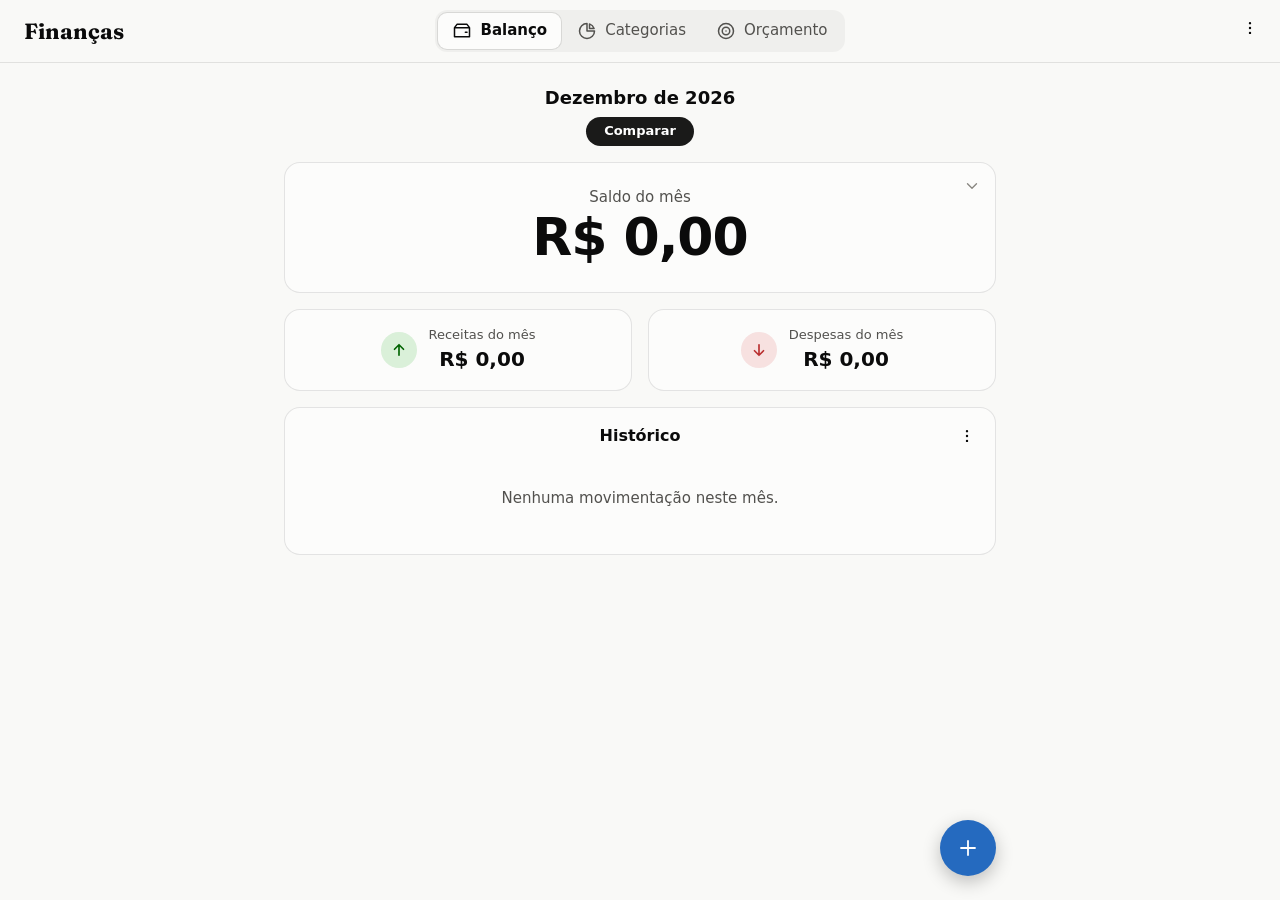
<file: index.html>
<!doctype html>
<html lang="pt-BR">
<head>
  <meta charset="utf-8">
  <meta name="viewport" content="width=device-width, initial-scale=1, viewport-fit=cover">
  <title>Finanças Pessoais</title>
  <meta name="description" content="Controle de receitas, despesas, categorias e orçamentos mensais. Seus dados ficam só neste dispositivo.">
  <meta name="theme-color" content="#f9f9f7" media="(prefers-color-scheme: light)">
  <meta name="theme-color" content="#0d0d0d" media="(prefers-color-scheme: dark)">
  <link rel="manifest" href="manifest.webmanifest">
  <link rel="icon" href="icons/icon-192.png">
  <link rel="apple-touch-icon" href="icons/icon-192.png">
  <link rel="stylesheet" href="css/styles.css">
  <!-- Modo rápido do widget de voz: marcado antes de desenhar, para o app não piscar por trás. -->
  <script>if (new URLSearchParams(location.search).get('voz') === '1') document.documentElement.classList.add('quick');</script>
</head>
<body>
  <header class="top">
    <p class="brand">Finanças</p>
    <nav class="tabs" aria-label="Principal">
      <button type="button" id="tabBalanco">
        <svg viewBox="0 0 24 24" aria-hidden="true"><path d="M3 8h18v11H3zM3 8l3-4h12l3 4M16 13.5h2"/></svg>
        <span>Balanço</span>
      </button>
      <button type="button" id="tabCategorias">
        <svg viewBox="0 0 24 24" aria-hidden="true"><path d="M12 3a9 9 0 1 0 9 9h-9z"/><path d="M15 3.5A9 9 0 0 1 20.500 9H15z"/></svg>
        <span>Categorias</span>
      </button>
      <button type="button" id="tabOrcamento">
        <svg viewBox="0 0 24 24" aria-hidden="true"><circle cx="12" cy="12" r="9"/><circle cx="12" cy="12" r="4.500"/><path d="M12 12v.01"/></svg>
        <span>Orçamento</span>
      </button>
    </nav>
    <div class="app-menu-wrap">
      <button type="button" class="icon-btn" id="appMenuBtn" aria-label="Mais opções" aria-haspopup="menu" aria-expanded="false">
        <svg viewBox="0 0 24 24" aria-hidden="true"><path d="M12 5.5v.01M12 12v.01M12 18.5v.01"/></svg>
      </button>
      <div class="hist-menu app-menu" id="appMenu" role="menu" hidden>
        <button type="button" role="menuitem" id="backupBtn">
          <svg viewBox="0 0 24 24" aria-hidden="true"><path d="M12 4v11M7 10l5 5 5-5M5 19h14"/></svg>
          <span>Fazer backup</span>
        </button>
      </div>
    </div>
  </header>

  <main class="main" id="view"></main>

  <div class="fab-wrap" id="fabWrap">
    <div class="fab-menu" id="fabMenu" hidden>
      <button type="button" class="btn income" id="addIncome">Receita</button>
      <button type="button" class="btn expense" id="addExpense">Despesa</button>
      <button type="button" class="btn voice" id="addVoice">
        <svg viewBox="0 0 24 24" aria-hidden="true"><rect x="9" y="3" width="6" height="11" rx="3"/><path d="M5 11a7 7 0 0 0 14 0M12 18v3"/></svg>
        Por voz
      </button>
    </div>
    <button type="button" class="fab" id="fab" aria-label="Adicionar movimentação" aria-expanded="false" aria-controls="fabMenu">
      <svg viewBox="0 0 24 24" aria-hidden="true"><path d="M12 5v14M5 12h14"/></svg>
    </button>
  </div>
  <button type="button" class="fab fab-manage" id="manageBtn" aria-label="Gerenciar categorias" hidden>
    <svg viewBox="0 0 24 24" aria-hidden="true"><path d="M4 7h10M18 7h2M4 17h2M10 17h10"/><circle cx="16" cy="7" r="2"/><circle cx="8" cy="17" r="2"/></svg>
  </button>

  <dialog id="txDialog" aria-labelledby="txTitle">
    <form id="txForm" novalidate>
      <h2 id="txTitle"></h2>
      <p class="voice-heard" id="txHeard" hidden></p>
      <div class="pay-box" id="txPayBox" hidden></div>
      <label class="field">Valor (R$)
        <input id="txAmount" inputmode="numeric" autocomplete="off" placeholder="0,00" required>
      </label>
      <div class="field" id="txCatField">
        <span id="txCatLabel">Categoria</span>
        <select id="txCat" class="sr-only" tabindex="-1" aria-hidden="true"></select>
        <button type="button" class="cat-select" id="txCatBtn" aria-haspopup="listbox" aria-expanded="false" aria-controls="txCatList" aria-labelledby="txCatLabel txCatBtn"></button>
        <div class="cat-picker" id="txCatList" role="listbox" aria-labelledby="txCatLabel" hidden></div>
      </div>
      <label class="field" id="txDescField">Detalhes (opcional)
        <textarea id="txDesc" rows="3" maxlength="300" placeholder="Ex.: corrida até a faculdade"></textarea>
      </label>
      <div class="repeat-field" id="txUntilField" hidden>
        <span class="repeat-label" id="txRepeatLabel">Repetir</span>
        <div class="seg repeat-seg" id="txRepeatSeg" role="tablist" aria-labelledby="txRepeatLabel">
          <button type="button" role="tab" data-mode="once" id="txRepeatOnce">Não repetir</button>
          <button type="button" role="tab" data-mode="monthly" id="txRepeatMonthly">Mensalmente</button>
          <button type="button" role="tab" data-mode="custom" id="txRepeatCustom">Personalizada</button>
        </div>
        <label class="field" id="txUntilWrap" hidden>Até o mês
          <input type="month" id="txUntil">
        </label>
        <div class="field" id="txDatesWrap" hidden>
          <span>Datas</span>
          <div class="date-list" id="txDates"></div>
          <button type="button" class="btn add-date" id="txAddDate">+ Adicionar data</button>
        </div>
      </div>
      <p class="until-note" id="txUntilNote" hidden></p>
      <label class="field" id="txDateField">Data
        <input id="txDate" type="date">
      </label>
      <p class="form-error" id="txError" role="alert"></p>
      <div class="dialog-actions">
        <button type="button" class="btn danger-ghost" id="txDelete" hidden>Excluir</button>
        <span class="spacer"></span>
        <button type="button" class="btn" id="txCancel">Cancelar</button>
        <button type="submit" class="btn primary">Confirmar</button>
      </div>
    </form>
  </dialog>

  <dialog id="payDialog" aria-labelledby="payTitle">
    <div class="dialog-head">
      <span class="dialog-head-spacer" aria-hidden="true"></span>
      <h2 id="payTitle">Pagar despesa futura</h2>
      <button type="button" class="icon-btn" id="payClose" aria-label="Fechar">×</button>
    </div>
    <p class="voice-heard" id="payHeard" hidden></p>
    <div id="payBody"></div>
  </dialog>

  <dialog id="manageDialog" class="wide" aria-labelledby="manageTitle">
    <div class="dialog-head">
      <span class="dialog-head-spacer" aria-hidden="true"></span>
      <h2 id="manageTitle">Gerenciar categorias</h2>
      <button type="button" class="icon-btn" id="manageClose" aria-label="Fechar">×</button>
    </div>
    <div id="manageBody"></div>
  </dialog>

  <dialog id="catDialog" aria-labelledby="catTitle">
    <form id="catForm" novalidate>
      <h2 id="catTitle"></h2>
      <fieldset class="field-set" id="catKindField">
        <legend>Tipo</legend>
        <label><input type="radio" name="catKind" value="main" checked> Categoria principal</label>
        <label><input type="radio" name="catKind" value="sub"> Subcategoria</label>
      </fieldset>
      <label class="field">Nome
        <input id="catName" maxlength="60" autocomplete="off">
      </label>
      <div class="field" id="catParentField">
        <span id="catParentLabel">Categoria principal</span>
        <select id="catParent" class="sr-only" tabindex="-1" aria-hidden="true"></select>
        <button type="button" class="cat-select" id="catParentBtn" aria-haspopup="listbox" aria-expanded="false" aria-controls="catParentList" aria-labelledby="catParentLabel catParentBtn"></button>
        <div class="cat-picker" id="catParentList" role="listbox" aria-labelledby="catParentLabel" hidden></div>
      </div>
      <div class="field" id="catColorField">
        <span id="catColorLabel">Cor</span>
        <div class="color-grid" id="catColors" role="radiogroup" aria-labelledby="catColorLabel"></div>
      </div>
      <p class="color-note" id="catColorNote" hidden></p>
      <div class="field">
        <span id="catIconLabel">Ícone</span>
        <div class="icon-grid" id="catIcons" role="radiogroup" aria-labelledby="catIconLabel"></div>
      </div>
      <p class="form-error" id="catError" role="alert"></p>
      <div class="dialog-actions">
        <span class="spacer"></span>
        <button type="button" class="btn" id="catCancel">Cancelar</button>
        <button type="submit" class="btn primary">Salvar</button>
      </div>
    </form>
  </dialog>

  <dialog id="subDialog" aria-labelledby="subTitle">
    <div class="dialog-head">
      <span class="dialog-head-spacer" aria-hidden="true"></span>
      <h2 id="subTitle" class="sub-dialog-title"></h2>
      <button type="button" class="icon-btn" id="subClose" aria-label="Fechar">×</button>
    </div>
    <div id="subBody"></div>
  </dialog>

  <dialog id="typeDialog" aria-labelledby="typeTitle">
    <div class="dialog-head">
      <span class="dialog-head-spacer" aria-hidden="true"></span>
      <h2 id="typeTitle" class="sub-dialog-title"></h2>
      <button type="button" class="icon-btn" id="typeClose" aria-label="Fechar">×</button>
    </div>
    <div id="typeBody"></div>
  </dialog>

  <dialog id="histDialog" aria-labelledby="histTitle">
    <div class="dialog-head">
      <span class="dialog-head-spacer" aria-hidden="true"></span>
      <h2 id="histTitle">Editar movimentações</h2>
      <button type="button" class="icon-btn" id="histClose" aria-label="Fechar">×</button>
    </div>
    <p class="hist-sub" id="histSub"></p>
    <div id="histBody"></div>
  </dialog>

  <dialog id="cmpDialog" aria-labelledby="cmpTitle">
    <div class="dialog-head">
      <span class="dialog-head-spacer" aria-hidden="true"></span>
      <h2 id="cmpTitle">Comparar meses</h2>
      <button type="button" class="icon-btn" id="cmpClose" aria-label="Fechar">×</button>
    </div>
    <div id="cmpBody"></div>
  </dialog>

  <dialog id="confirmDialog" aria-labelledby="confirmTitle">
    <form method="dialog">
      <h2 id="confirmTitle"></h2>
      <p id="confirmBody"></p>
      <div class="dialog-actions">
        <span class="spacer"></span>
        <button class="btn" value="cancel">Cancelar</button>
        <button class="btn danger" value="ok" id="confirmOk"></button>
      </div>
    </form>
  </dialog>

  <div id="tooltip" class="tooltip" hidden></div>
  <div id="toast" class="toast" role="status" hidden></div>

  <script type="module" src="js/app.js"></script>
</body>
</html>
</file>
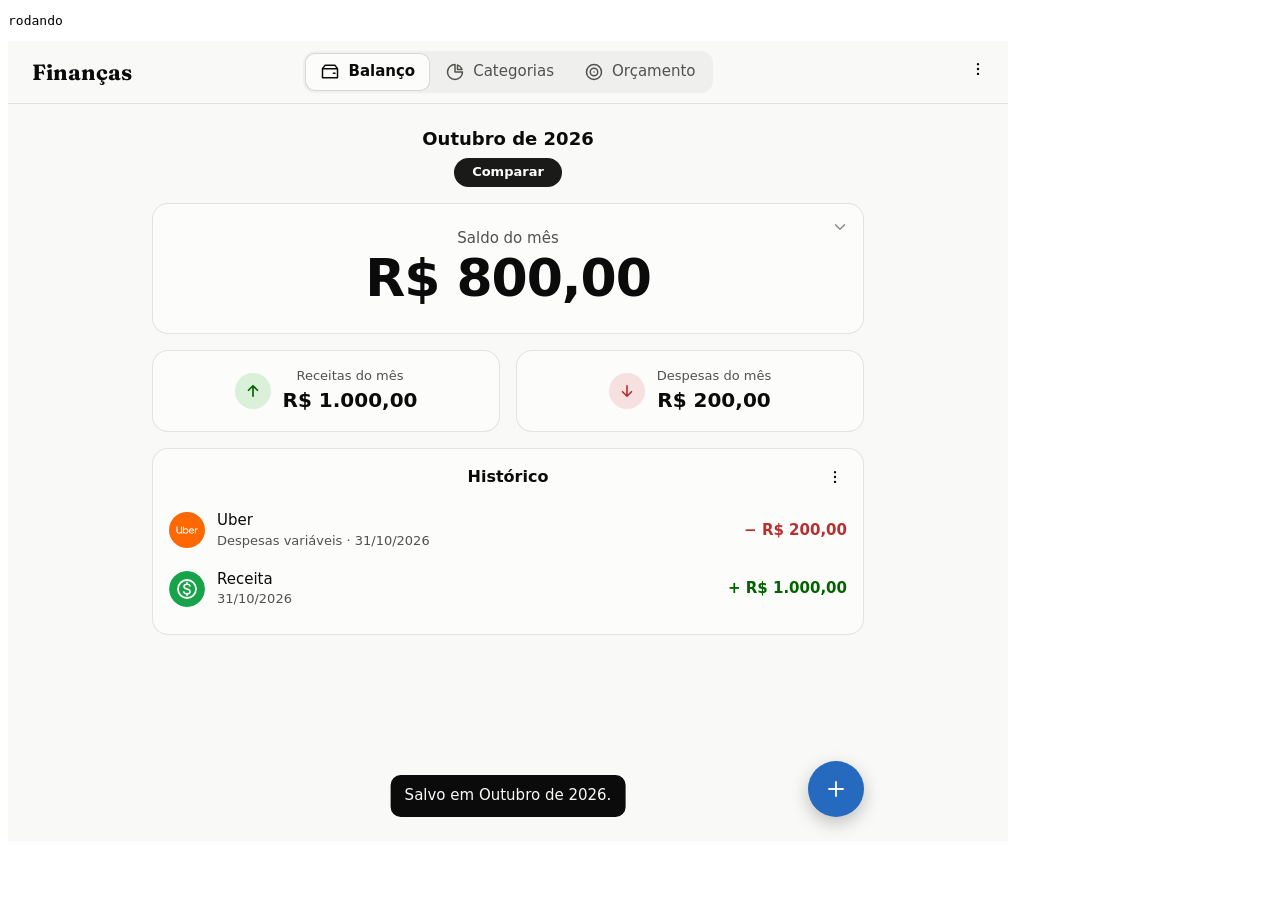
<file: tests/month.html>
<!doctype html>
<html lang="pt-BR">
<head>
  <meta charset="utf-8">
  <title>Teste da virada de mês</title>
  <style>iframe { width: 1000px; height: 800px; border: 0; }</style>
</head>
<body>
  <pre id="result">rodando</pre>
  <iframe id="app"></iframe>
  <script type="module">
    import { appDriver, deleteDatabase, makeReporter, wait } from './helpers.js';
    import { replaceAll } from '../js/db.js';
    import { DEFAULT_CATEGORIES } from '../js/categories.js';

    // Carrega o app real com um relógio simulado que o teste controla.
    window.fakeNow = new Date(2026, 9, 31, 23, 50).getTime();
    const clock = `<script>
      const RealDate = Date;
      window.Date = class extends RealDate {
        constructor(...args) { if (args.length) super(...args); else super(parent.fakeNow); }
        static now() { return parent.fakeNow; }
      };
    <\/script>`;

    const frame = document.getElementById('app');
    const { check, finish, failures } = makeReporter();
    const { $, doc, text, ready, fill, addTx } = appDriver(frame);
    const money = (id) => text(id).replace(/\s/g, ' ');

    const setClock = async (date) => {
      window.fakeNow = date.getTime();
      doc().dispatchEvent(new frame.contentWindow.Event('visibilitychange'));
      await wait(250);
    };

    async function run() {
      await deleteDatabase();
      const html = await (await fetch('../index.html')).text();
      frame.srcdoc = html.replace('<head>', `<head><base href="${new URL('..', location)}">${clock}`);
      await wait(300);
      await ready();
      // Instalação nova começa sem categorias (desde a 2.0): o teste cria as padrão e pede ao app para recarregar.
      await replaceAll({ transactions: [], categories: DEFAULT_CATEGORIES, budgets: [] });
      doc().dispatchEvent(new frame.contentWindow.Event('visibilitychange'));
      await wait(300);

      check(text('monthLabel') === 'Outubro de 2026' && text('compareBtn') === 'Comparar', 'outubro é o mês atual');
      await addTx('income', '1.000');
      await addTx('expense', '200', 'uber');
      check(money('balance').includes('800,00'), 'outubro acumula as movimentações');

      await setClock(new Date(2026, 10, 1, 0, 5));
      check(text('monthLabel') === 'Novembro de 2026' && text('compareBtn') === 'Comparar', 'dia 1º abre novembro sozinho');
      check(money('balance').includes('800,00') && text('history').includes('Nenhuma movimentação'), 'novembro herda o saldo de outubro, sem movimentações');
      check(money('tile-income').includes('0,00'), 'o saldo herdado não vira receita');
      check(!$('nextMonth').disabled, 'dá para avançar para dezembro (mês futuro)');

      await addTx('expense', '50', 'uber');
      check(money('balance').includes('750,00') && text('monthLabel') === 'Novembro de 2026', 'novembro recebe a despesa sobre o saldo herdado');

      $('prevMonth').click();
      await wait(100);
      check(text('monthLabel') === 'Outubro de 2026' && text('compareBtn') === 'Comparar', 'outubro aparece como encerrado');
      check(money('balance').includes('800,00'), 'balanço de outubro continua completo');
      check(doc().querySelectorAll('.tx-row').length === 2, 'histórico de outubro não mistura novembro');

      await addTx('income', '10');
      check(text('monthLabel') === 'Novembro de 2026', 'cadastro em mês encerrado usa a data atual');
      check(doc().querySelectorAll('.tx-row').length === 2, 'novembro recebe a movimentação');
      $('prevMonth').click();
      await wait(100);
      check(money('balance').includes('800,00'), 'outubro segue intacto');
      check($('prevMonth').disabled, 'não existe mês antes de outubro');

      const budgetText = (id) => doc().querySelector(`[data-budget="${id}"] .budget-value`)?.textContent;
      $('tabOrcamento').click();
      await wait(100);
      check(!$('budget-uber') && !doc().querySelector('[data-budget="uber"]') && !$('copyBudgets') && !doc().querySelector('[data-add]'), 'mês encerrado: só consulta, sem orçamentos nem +');
      $('nextMonth').click();
      await wait(100);
      const addBudget = (id) => { doc().querySelector('[data-add="outras"] .budget-add').click(); doc().querySelector(`[data-add="outras"] [data-value="${id}"]`).click(); };
      addBudget('uber');
      fill('budget-uber', '300,00');
      await wait(250);
      check($('budget-uber').value === '300,00', 'mês atual: orçamento editável');
      $('tabBalanco').click();
      await wait(100);
      $('prevMonth').click(); // fica consultando outubro antes da virada para dezembro
      await wait(100);

      await setClock(new Date(2026, 11, 1, 8, 0));
      check(text('monthLabel') === 'Outubro de 2026', 'quem consulta um mês antigo não é movido');
      check(!$('nextMonth').disabled, 'dezembro fica disponível');
      $('nextMonth').click();
      $('nextMonth').click();
      await wait(100);
      check(text('monthLabel') === 'Dezembro de 2026' && text('compareBtn') === 'Comparar', 'dezembro é o mês atual');
      $('tabOrcamento').click();
      await wait(100);
      check(!$('budget-uber'), 'orçamento de um mês não vale para outro');
      $('copyBudgets').click();
      await wait(250);
      check($('budget-uber').value === '300,00', 'copiar do mês anterior');
      fill('budget-uber', '200,00');
      await wait(250);
      $('prevMonth').click();
      await wait(100);
      check(!$('budget-uber') && budgetText('uber') === '300,00', 'novembro encerrado mostra o orçamento que teve, sem edição');
      $('nextMonth').click();
      await wait(100);
      check($('budget-uber').value === '200,00', 'dezembro mantém o valor editado');
      $('tabBalanco').click();
      await wait(100);

      await setClock(new Date(2027, 0, 1, 0, 1));
      check(text('monthLabel') === 'Janeiro de 2027', 'a regra se repete na virada do ano');
    }

    run().catch((e) => failures.push(`erro: ${e.stack || e}`)).finally(finish);
  </script>
</body>
</html>
</file>
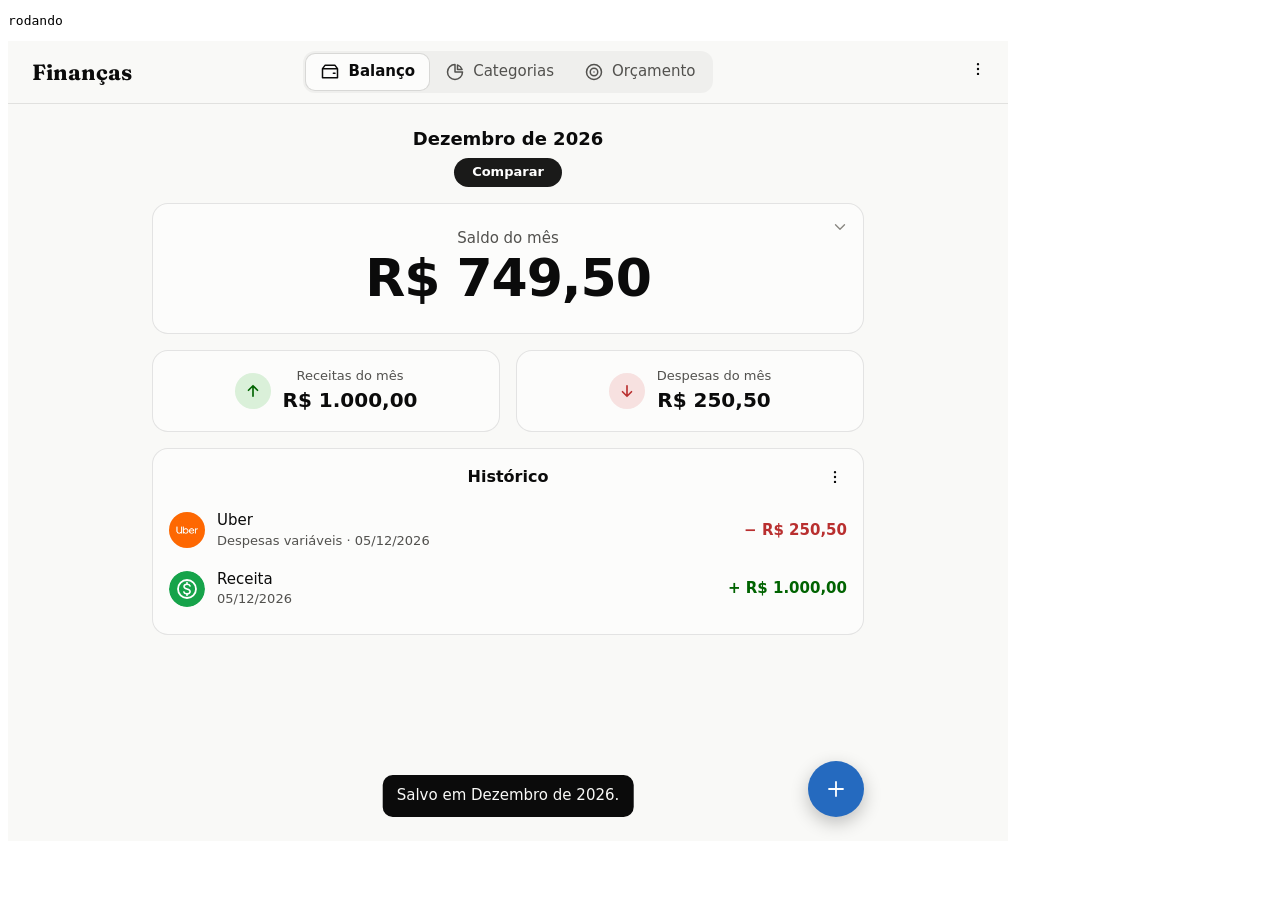
<file: tests/smoke.html>
<!doctype html>
<html lang="pt-BR">
<head>
  <meta charset="utf-8">
  <title>Teste de fluxo</title>
  <style>iframe { width: 1000px; height: 800px; border: 0; }</style>
</head>
<body>
  <pre id="result">rodando</pre>
  <iframe id="app"></iframe>
  <script type="module">
    import { monthLabel, monthOf, today } from '../js/format.js';
    import { appDriver, deleteDatabase, makeReporter, wait } from './helpers.js';
    import { DEFAULT_CATEGORIES } from '../js/categories.js';
    import { replaceAll } from '../js/db.js';

    const frame = document.getElementById('app');
    const { check, finish, failures } = makeReporter();
    const app = appDriver(frame);
    const { $, doc, text, ready, fill, addTx } = app;

    const month = monthOf(today());

    const createV1Database = () => new Promise((resolve, reject) => {
      const request = indexedDB.open('financas-pessoais', 1);
      request.onupgradeneeded = () => {
        const db = request.result;
        const txs = db.createObjectStore('transactions', { keyPath: 'id' });
        const cats = db.createObjectStore('categories', { keyPath: 'id' });
        db.createObjectStore('meta');
        cats.put({ id: 'mercado', name: 'Mercado', kind: 'expense', fixed: false, budgetCents: 5000 });
        cats.put({ id: 'salario', name: 'Salário', kind: 'income', fixed: false, budgetCents: null });
        txs.put({ id: 'antiga', type: 'expense', amountCents: 12300, date: today(), categoryId: 'mercado', description: 'Feira', createdAt: 1 });
        txs.put({ id: 'renda', type: 'income', amountCents: 50000, date: today(), categoryId: 'salario', description: '', createdAt: 2 });
        txs.put({ id: 'demo-1', type: 'expense', amountCents: 999, date: today(), categoryId: 'mercado', description: '', createdAt: 3 });
      };
      request.onsuccess = () => { request.result.close(); resolve(); };
      request.onerror = () => reject(request.error);
    });

    // Grava direto no banco e recarrega o app, já que ele não tem mais tela de backup.
    const resetData = async (data) => {
      await replaceAll(data);
      frame.contentWindow.location.reload();
      await wait(300);
      await ready();
    };
    const openManage = async () => { $('manageBtn').click(); await wait(50); };
    const closeManage = () => $('manageClose').click();
    const confirmOk = async () => { await wait(80); $('confirmOk').click(); await wait(300); };
    const historyRow = (name) => [...doc().querySelectorAll('#history .tx-row')].find((r) => r.textContent.includes(name));
    // Editar agora é pelos três pontinhos do card Histórico.
    const editTx = (name) => {
      $('histMore').click();
      $('histEdit').click();
      [...doc().querySelectorAll('#histBody .tx-row')].find((r) => r.textContent.includes(name)).click();
      $('histDialog').close();
    };
    const money = (el) => (el?.textContent ?? '').replace(/\s/g, ' ');

    const newCategory = async (kind, name, parent) => {
      $('newCategory').click();
      doc().querySelector(`input[name="catKind"][value="${kind}"]`).click();
      $('catName').value = name;
      if (parent) $('catParent').value = parent;
      $('catForm').requestSubmit();
      await wait(250);
    };

    async function run() {
      await deleteDatabase();
      await createV1Database();
      frame.src = '../index.html';
      await ready();

      check(money($('balance')).includes('377,00'), 'migração mantém os dados reais e descarta o exemplo');
      check(!!historyRow('Mercado'), 'migração mantém a categoria usada');
      await resetData({ transactions: [], categories: DEFAULT_CATEGORIES, budgets: [] });

      check(money($('balance')).includes('0,00'), 'começa zerado');
      check(text('history').includes('Nenhuma movimentação'), 'histórico vazio');
      check(text('monthLabel') === monthLabel(month) && text('compareBtn') === 'Comparar', 'abre no mês atual');
      check(!$('nextMonth').disabled, 'avança para meses futuros');
      check($('appMenu').contains($('backupBtn')) && $('appMenu').hidden && !$('backupDialog'), 'backup só no menu de três pontinhos do topo');
      $('tabCategorias').click();
      check(!$('view').querySelector('#backupBtn'), 'Categorias sem o botão de download na tela');
      check(!$('manageBtn').hidden, 'Categorias mostra o botão de gerenciar');
      $('tabOrcamento').click();
      check(!$('view').querySelector('#backupBtn') && $('manageBtn').hidden && !$('compareBtn'), 'Orçamento sem download, sem gerenciar e sem comparar');
      check([...doc().querySelectorAll('.tabs button')].map((b) => b.id).join() === 'tabBalanco,tabCategorias,tabOrcamento', 'três abas na ordem Balanço, Categorias, Orçamento');
      $('tabBalanco').click();
      const box = (el) => el.getBoundingClientRect();
      const titleCenter = box($('monthLabel')).left + box($('monthLabel')).width / 2;
      const viewCenter = box($('view')).left + box($('view')).width / 2;
      check(Math.abs(titleCenter - viewCenter) < 1, 'nome do mês centralizado');

      $('fab').click();
      check(!$('fabMenu').hidden, 'botão + abre o menu');
      doc().body.click();
      check($('fabMenu').hidden, 'clicar fora fecha o menu');

      $('fab').click();
      $('addIncome').click();
      check($('txDialog').open && $('txCatField').hidden && $('txDateField').hidden, 'receita pede só o valor');
      $('txAmount').value = '0';
      $('txForm').requestSubmit();
      await wait(100);
      check($('txDialog').open && text('txError').includes('maior que zero'), 'valor zero é rejeitado');
      $('txCancel').click();

      await addTx('income', '1.000,00');
      check(!$('txDialog').open, 'receita salva fecha a janela');
      check(money($('balance')).includes('1.000,00'), 'saldo sobe com a receita');
      check(money($('tile-income')).includes('1.000,00'), 'total de receitas');

      $('fab').click();
      $('addExpense').click();
      // 2.0.1: sem subcategorias. As subcategorias antigas viram categorias principais e as principais que só agrupavam saem.
      const catValues = [...$('txCat').options].map((o) => o.value).filter(Boolean);
      check(!$('txCat').querySelector('optgroup') && catValues.length === 9, `despesa lista só categorias, sem grupos (${catValues.length})`);
      check(['academia', 'uber', 'emergencia'].every((id) => catValues.includes(id)), 'subcategorias antigas e Emergência viraram categorias');
      check(!catValues.includes('despesas-fixas') && !catValues.includes('despesas-variaveis'), 'principais antigas, que só agrupavam, saíram');
      check($('txDateField').hidden, 'despesa não pede data');
      $('txAmount').value = '10';
      $('txForm').requestSubmit();
      await wait(100);
      check(text('txError').includes('categoria'), 'despesa exige categoria');
      $('txCancel').click();

      await addTx('expense', '250,50', 'uber');
      await addTx('expense', '100', 'academia');
      await addTx('expense', '50', 'emergencia');
      check(money($('balance')).includes('599,50'), 'saldo = receitas − despesas');
      check(money($('tile-expense')).includes('400,50'), 'total de despesas');
      check(doc().querySelector('#history .tx-row .tx-name').textContent === 'Emergência', 'mais recente no topo');
      check(historyRow('Uber').querySelector('.tx-value').classList.contains('expense'), 'despesa marcada em vermelho');
      check(historyRow('Receita').querySelector('.tx-value').classList.contains('income'), 'receita marcada em verde');
      check(!historyRow('Uber').textContent.includes('Despesas variáveis'), 'histórico não mostra grupo de categoria');

      frame.contentWindow.location.reload();
      await wait(300);
      await ready();
      check(money($('balance')).includes('599,50'), 'dados continuam depois de recarregar');

      editTx('Academia');
      check(!$('txDateField').hidden && $('txAmount').value === '100,00', 'edição carrega valor e data');
      const editedDate = $('txDate').value;
      $('txDate').value = '2026-09-20';
      $('txForm').requestSubmit();
      await wait(100);
      check($('txDialog').open && text('txError').includes('anterior a Outubro de 2026'), 'data anterior a outubro é recusada');
      $('txDate').value = editedDate;
      $('txAmount').value = '150';
      $('txForm').requestSubmit();
      await wait(250);
      check(money($('balance')).includes('549,50'), 'editar atualiza o saldo');
      editTx('Emergência');
      $('txDelete').click();
      await wait(250);
      check(!historyRow('Emergência') && money($('balance')).includes('599,50'), 'excluir atualiza o saldo');
      doc().querySelector('#toast button').click();
      await wait(250);
      check(!!historyRow('Emergência'), 'desfazer restaura');

      $('tabCategorias').click();
      await wait(100);
      const orcamentoCenter = box($('monthLabel')).left + box($('monthLabel')).width / 2;
      const orcamentoView = box($('view')).left + box($('view')).width / 2;
      check(text('monthLabel') === monthLabel(month) && Math.abs(orcamentoCenter - orcamentoView) < 1, `mês centralizado também em Categorias (diferença ${Math.abs(orcamentoCenter - orcamentoView).toFixed(1)}px)`);
      check(doc().defaultView.getComputedStyle($('compareBtn')).fontSize === '13px', 'botão comparar compacto');
      $('chartPopBtn').click();
      check(!doc().querySelector('#chartPop [data-value="sub"]') && !doc().querySelector('#chartPop [data-value="main"]'), 'rosca sem a opção Categorias/Subcategorias');
      $('chartPopBtn').click();
      await wait(50);
      check(doc().querySelectorAll('.donut .segment').length === 3, 'rosca com 3 categorias');
      check(money(doc().querySelector('.donut-center')).includes('450,50'), 'rosca soma as despesas');
      const card = (id) => doc().querySelector(`[data-category="${id}"]`);
      check(['uber', 'academia', 'emergencia'].every(card) && !card('despesas-fixas') && !card('emergencia-principal'), 'um card por categoria, sem principais de grupo');
      check(money(card('academia')).includes('150,00') && money(card('uber')).includes('250,50'), 'total por categoria');
      check(!doc().querySelector('.cat-arrow') && !doc().querySelector('.sub-row'), 'cards sem seta e sem subcategorias');

      await openManage();
      const tagOf = (name) => [...doc().querySelectorAll('.manage-row')].find((r) => r.querySelector('.manage-name').textContent === name);
      check(!doc().querySelector('.manage-row .tag') && !doc().querySelector('.manage-row.child') && !doc().querySelector('.add-sub') && !$('newSubcategory'), 'Gerenciar sem subcategorias');
      $('newCategory').click();
      check($('catKindField').hidden && $('catParentField').hidden && !$('catColorField').hidden, 'nova categoria não pede tipo nem principal, só cor e ícone');
      $('catCancel').click();
      await newCategory('main', 'Pets');
      await newCategory('main', 'Viagem');
      check(!!tagOf('Pets') && !!tagOf('Viagem') && !tagOf('Pets').classList.contains('child'), 'cria categorias');
      await newCategory('main', 'viagem');
      check($('catDialog').open && text('catError').includes('Já existe'), 'nome repetido é recusado');
      $('catCancel').click();

      doc().querySelector('[aria-label="Editar Pets"]').click();
      check($('catKindField').hidden && $('catParentField').hidden, 'edição não mostra principal');
      $('catName').value = 'Veterinário';
      $('catForm').requestSubmit();
      await wait(250);
      check(!!tagOf('Veterinário') && !tagOf('Pets'), 'renomeia');

      doc().querySelector('[aria-label="Excluir Internet"]').click();
      await wait(250);
      check(!$('confirmDialog').open && !tagOf('Internet'), 'categoria sem uso sai direto');
      doc().querySelector('[aria-label="Excluir Academia"]').click();
      await wait(80);
      check($('confirmDialog').open && text('confirmBody').includes('continuará'), 'categoria em uso pede confirmação');
      await confirmOk();
      check(!tagOf('Academia'), 'categoria sai da lista');

      check(!$('manageDialog').querySelector('[data-budget]') && !$('manageTabBudget'), 'Gerenciar não tem mais orçamento');
      closeManage();
      $('tabOrcamento').click();
      await wait(100);
      check(!doc().querySelector('[data-budget="uber"]') && !!doc().querySelector('[data-add="outras"]'), 'orçamento: sem orçamentos, só o botão de cadastrar');
      doc().querySelector('[data-add="outras"] .budget-add').click();
      check(!!doc().querySelector('[data-add="outras"] [data-value="emergencia"]') && !!doc().querySelector('[data-add="outras"] [data-value="uber"]') && !doc().querySelector('[data-add="outras"] .cat-group-title'), 'o + lista as categorias, sem grupos');
      doc().querySelector('[data-add="outras"] [data-value="uber"]').click();
      check(!!$('budget-uber') && !doc().querySelector('.budget-row.child'), 'escolher pelo + mostra a caixa da categoria');
      $('tabCategorias').click();
      await wait(100);

      check(!!card('academia') && money(card('academia')).includes('150,00'), 'excluída continua no mês em que teve gasto');
      $('tabBalanco').click();
      await wait(100);
      check(!!historyRow('Academia'), 'histórico preserva a movimentação');
      $('fab').click();
      $('addExpense').click();
      check(![...$('txCat').options].some((o) => o.textContent === 'Academia'), 'excluída não aparece em novos cadastros');
      $('txCancel').click();
      editTx('Academia');
      check($('txCat').value === 'academia', 'edição antiga mantém a categoria excluída');
      $('txCancel').click();
      $('tabOrcamento').click();
      await wait(100);
      if (!$('budget-uber')) { doc().querySelector('[data-add="outras"] .budget-add').click(); doc().querySelector('[data-add="outras"] [data-value="uber"]').click(); }
      fill('budget-uber', '200,00');
      await wait(250);
      check($('budget-uber').value === '200,00', 'orçamento salvo');
      check(!doc().querySelector('.budget-stats') && !doc().querySelector('[data-budget="uber"] .over'), 'orçamento mostra só nome, ícone e valor');
      $('tabCategorias').click();
      await wait(100);
      check(money(doc().querySelector('.donut-center')).includes('450,50'), 'orçamento não duplica o total de despesas');

      await replaceAll({
        categories: [{ id: 'x', name: 'Importada', kind: 'independent', parentId: null, order: 0 }],
        budgets: [],
        transactions: [
          { id: 'i1', type: 'expense', amountCents: 4200, date: today(), categoryId: 'x', description: '', createdAt: 1 },
          { id: 'i2', type: 'expense', amountCents: 9900, date: '2026-09-15', categoryId: 'x', description: '', createdAt: 2 },
        ],
      });
      frame.contentWindow.location.reload();
      await wait(300);
      await ready();
      while (!$('prevMonth').disabled && $('monthLabel').textContent !== 'Outubro de 2026') { $('prevMonth').click(); await wait(50); }
      check($('prevMonth').disabled, 'outubro é o primeiro mês disponível');
      const stored = await new Promise((resolve, reject) => {
        const request = indexedDB.open('financas-pessoais');
        request.onsuccess = () => {
          const all = request.result.transaction('transactions').objectStore('transactions').getAll();
          all.onsuccess = () => { request.result.close(); resolve(all.result.map((t) => t.id)); };
          all.onerror = () => reject(all.error);
        };
        request.onerror = () => reject(request.error);
      });
      check(stored.join() === 'i1', 'registro anterior a outubro é apagado');
      $('tabCategorias').click();
      await wait(100);


      const worker = await frame.contentWindow.navigator.serviceWorker.ready;
      check(!!worker.active, 'service worker ativo');
      check(!!await frame.contentWindow.caches.match('js/categories.js'), 'app em cache para uso offline');
    }

    run().catch((e) => failures.push(`erro: ${e.stack || e}`)).finally(finish);
  </script>
</body>
</html>
</file>
<file: css/styles.css>
:root {
  color-scheme: light;
  --page: #f9f9f7;
  --surface: #fcfcfb;
  --ink: #0b0b0b;
  --ink-2: #52514e;
  --muted: #898781;
  --grid: #e1e0d9;
  --axis: #c3c2b7;
  --border: rgba(11, 11, 11, .1);
  --wash: rgba(11, 11, 11, .04);
  --accent: #256abf;
  --income: #006300;
  --income-fill: #0ca30c;
  --expense: #b92f2f;
  --expense-fill: #d03b3b;
  --series-1: #2a78d6;
  --series-2: #eb6834;
  --series-3: #1baf7a;
  --series-4: #eda100;
  --series-5: #e87ba4;
  --series-6: #008300;
  --series-7: #6250d6;
  --series-8: #e34948;
  --tabbar-h: 62px;
  font-family: system-ui, -apple-system, "Segoe UI", sans-serif;
}

@media (prefers-color-scheme: dark) {
  :root {
    color-scheme: dark;
    --page: #0d0d0d;
    --surface: #1a1a19;
    --ink: #f0efec;
    --ink-2: #c3c2b7;
    --grid: #2c2c2a;
    --axis: #383835;
    --border: rgba(255, 255, 255, .1);
    --wash: rgba(255, 255, 255, .06);
    --income: #0ca30c;
    --expense: #e66767;
    --series-1: #3987e5;
    --series-2: #d95926;
    --series-3: #199e70;
    --series-4: #c98500;
    --series-5: #d55181;
    --series-6: #008300;
    --series-7: #9085e9;
    --series-8: #e66767;
  }
}

/* Fonte do título "Finanças" (Fraunces, SIL Open Font License, ver css/fonts/fraunces-OFL.txt). Vai dentro do app: o APK não usa internet. */
@font-face {
  font-family: "Fraunces";
  src: url("fonts/fraunces-700.woff2") format("woff2");
  font-weight: 700;
  font-style: normal;
  font-display: swap;
}

* { box-sizing: border-box; }
/* A página só rola na vertical: nada de arrastar para os lados nem "esticar" nas bordas. */
html, body { max-width: 100%; overflow-x: clip; overscroll-behavior: none; }
html { touch-action: pan-y; -webkit-text-size-adjust: 100%; text-size-adjust: 100%; }
[hidden] { display: none !important; }

body {
  margin: 0;
  background: var(--page);
  color: var(--ink);
  font-size: 15px;
  line-height: 1.45;
}

h1, h2, h3, p { margin: 0; }
h1 { font-size: 18px; font-weight: 650; }
h2 { font-size: 16px; font-weight: 600; }

button, input, select, textarea { font: inherit; color: inherit; }

:focus-visible { outline: 2px solid var(--accent); outline-offset: 2px; }

svg { fill: none; stroke: currentColor; stroke-width: 1.8; stroke-linecap: round; stroke-linejoin: round; }

/* Estrutura */
.top {
  position: sticky; top: 0; z-index: 10;
  display: grid; grid-template-columns: 1fr auto 1fr; align-items: center; gap: 12px;
  min-height: calc(57px + env(safe-area-inset-top, 0px));
  padding: calc(10px + env(safe-area-inset-top, 0px)) 24px 10px;
  background: var(--page);
  border-bottom: 1px solid var(--border);
}
.brand { font-family: "Fraunces", Georgia, serif; font-weight: 700; font-size: 22px; line-height: 1.2; }
.fab svg, .tabs svg { width: 20px; height: 20px; }

.tabs { display: flex; gap: 2px; padding: 3px; border-radius: 12px; background: var(--wash); }
.tabs button {
  display: flex; align-items: center; gap: 8px;
  padding: 7px 14px; border: 0; border-radius: 9px;
  background: none; color: var(--ink-2); font-weight: 500; cursor: pointer;
  transition: background-color .16s, color .16s;
}
.tabs button[aria-current="page"] { background: var(--surface); color: var(--ink); font-weight: 600; box-shadow: 0 0 0 1px var(--border); }

.main {
  max-width: 760px; margin-inline: auto;
  padding: 20px 24px 112px;
  display: flex; flex-direction: column; gap: 16px;
  animation: enter .18s ease-out;
}

@keyframes enter { from { opacity: 0; transform: translateY(4px); } }

/* Seletor de mês */
.month { display: flex; align-items: center; justify-content: center; flex-wrap: wrap; gap: 2px 4px; }
.month h1 { min-width: 160px; text-align: center; }
.month-actions { flex-basis: 100%; display: flex; justify-content: center; }
.compare-btn {
  margin-top: 2px; padding: 5px 18px; border-radius: 999px; border: 0;
  background: #1a1a19; color: #fff; font: inherit; font-size: 13px; font-weight: 600; cursor: pointer;
}
.compare-btn:hover { filter: brightness(1.08); }
@media (prefers-color-scheme: dark) { .compare-btn { box-shadow: 0 0 0 1px rgba(255, 255, 255, .14); } }

/* Controles */
.btn {
  border: 1px solid var(--border); background: var(--surface);
  border-radius: 10px; padding: 8px 14px; cursor: pointer; font-weight: 500;
  transition: filter .14s, background-color .14s;
}
.btn:hover { background: var(--wash); }
.btn.primary { background: var(--accent); color: #fff; border-color: transparent; }
.btn.income { background: #0a7f0a; color: #fff; border-color: transparent; }
.btn.expense { background: var(--expense-fill); color: #fff; border-color: transparent; }
.btn.voice { display: inline-flex; align-items: center; justify-content: center; gap: 8px; background: var(--accent); color: #fff; border-color: transparent; }
.btn.voice svg { width: 18px; height: 18px; stroke-width: 2; }
.btn.voice:hover { filter: brightness(1.08); }
.voice-heard { margin-top: -6px; padding: 8px 12px; border-radius: 12px; background: var(--wash); color: var(--ink-2); font-size: 14px; font-style: italic; overflow-wrap: anywhere; }
.voice-check { display: block; margin-top: 4px; font-style: normal; color: var(--ink); }
.voice-swap { margin-left: 2px; padding: 2px 8px; border: 0; border-radius: 99px; background: color-mix(in srgb, var(--accent) 16%, transparent); color: var(--accent); font: inherit; font-weight: 600; cursor: pointer; }
.btn.danger { background: var(--expense-fill); color: #fff; border-color: transparent; }
.btn.primary:hover, .btn.income:hover, .btn.expense:hover, .btn.danger:hover { filter: brightness(1.08); }
.btn.danger-ghost { color: var(--expense); }

.icon-btn {
  display: inline-grid; place-items: center; flex: none;
  width: 36px; height: 36px; padding: 0; border: 0; border-radius: 9px;
  background: none; cursor: pointer; font-size: 22px; line-height: 1;
}
.icon-btn svg { width: 18px; height: 18px; }
.icon-btn:hover:not(:disabled) { background: var(--wash); }
.icon-btn:disabled { opacity: .3; cursor: default; }

input:not([type="radio"]), select, textarea {
  width: 100%; min-height: 40px; padding: 8px 10px;
  background: var(--surface);
  border: 1px solid var(--axis); border-radius: 9px;
}

.field { display: block; color: var(--ink-2); font-size: 13px; font-weight: 500; }
.field textarea { display: block; resize: vertical; line-height: 1.4; }
.field input, .field select, .field textarea { margin-top: 4px; color: var(--ink); font-size: 15px; font-weight: 400; }

.field-set { display: flex; flex-direction: column; gap: 6px; margin: 0; padding: 0; border: 0; }
.field-set legend { padding: 0; margin-bottom: 4px; color: var(--ink-2); font-size: 13px; font-weight: 500; }
.field-set label { display: flex; align-items: center; gap: 8px; }

.seg { display: flex; gap: 2px; padding: 3px; border-radius: 10px; background: var(--wash); }
.seg button {
  flex: 1; padding: 6px 14px; border: 0; border-radius: 8px;
  background: none; color: var(--ink-2); font-weight: 500; cursor: pointer;
}
.seg button[aria-selected="true"] { background: var(--surface); color: var(--ink); box-shadow: 0 0 0 1px var(--border); }

/* Botão flutuante */
.fab-wrap, .fab-manage {
  position: fixed; z-index: 9;
  right: max(24px, calc((100vw - 760px) / 2 + 24px));
  bottom: calc(24px + env(safe-area-inset-bottom, 0px));
}
.fab-wrap { display: flex; flex-direction: column; align-items: flex-end; gap: 10px; }
.fab {
  display: grid; place-items: center;
  width: 56px; height: 56px; padding: 0; border: 0; border-radius: 50%;
  background: var(--accent); color: #fff; cursor: pointer;
  box-shadow: 0 6px 18px rgba(0, 0, 0, .24);
  transition: transform .18s, filter .14s;
}
.fab svg { width: 24px; height: 24px; }
.fab:hover { filter: brightness(1.08); }
.fab[aria-expanded="true"] { transform: rotate(45deg); }
.fab-menu { display: flex; flex-direction: column; gap: 8px; animation: enter .14s ease-out; }
.fab-menu .btn { min-width: 124px; padding: 10px 16px; border-radius: 12px; box-shadow: 0 4px 14px rgba(0, 0, 0, .2); }

/* Diálogos e avisos */
dialog {
  width: min(420px, calc(100vw - 32px)); max-height: calc(100dvh - 32px);
  border: 1px solid var(--border); border-radius: 16px; padding: 20px;
  background: var(--surface); color: var(--ink);
}
dialog.wide { width: min(620px, calc(100vw - 32px)); height: min(720px, calc(100dvh - 32px)); }
dialog[open] { animation: enter .16s ease-out; }
dialog::backdrop { background: rgba(0, 0, 0, .45); }
dialog form { display: flex; flex-direction: column; gap: 14px; }
.dialog-head { display: grid; grid-template-columns: 36px 1fr 36px; align-items: center; margin-bottom: 12px; }
.dialog-head h2 { text-align: center; }
.dialog-actions { display: flex; flex-wrap: wrap; gap: 8px; margin-top: 4px; }
.spacer { flex: 1; }
.form-error { color: var(--expense); font-size: 14px; }
.form-error:empty { display: none; }

.toast {
  position: fixed; left: 50%; transform: translateX(-50%); z-index: 30;
  bottom: calc(24px + env(safe-area-inset-bottom, 0px));
  max-width: calc(100vw - 32px);
  display: flex; align-items: center; gap: 14px;
  padding: 10px 14px; border-radius: 10px;
  background: var(--ink); color: var(--page);
}
.toast button { border: 0; padding: 0; background: none; color: inherit; font-weight: 700; text-decoration: underline; cursor: pointer; }

.tooltip {
  position: fixed; z-index: 40; pointer-events: none;
  min-width: 130px; padding: 8px 10px; border-radius: 8px;
  background: var(--surface); border: 1px solid var(--border);
  box-shadow: 0 4px 16px rgba(0, 0, 0, .16);
  font-size: 13px;
}
.tooltip-title { color: var(--ink-2); margin-bottom: 4px; }
.tooltip-row { display: flex; align-items: center; gap: 8px; }
.tooltip-row strong { font-variant-numeric: tabular-nums; }
.tooltip-row span { color: var(--ink-2); }

/* Balanço */
.card {
  background: var(--surface);
  border: 1px solid var(--border); border-radius: 16px;
  padding: 16px;
}
.card > h2 { margin-bottom: 8px; }

.hero { padding: 24px 16px; text-align: center; }
.hero-label { color: var(--ink-2); }
.hero-value { font-size: clamp(40px, 11vw, 52px); font-weight: 650; line-height: 1.15; letter-spacing: -.02em; overflow-wrap: anywhere; }
.hero-value.negative { color: var(--expense); }

.tiles { display: grid; grid-template-columns: 1fr 1fr; gap: 16px; }
.tile { display: flex; align-items: center; gap: 12px; min-width: 0; }
.tile > div { min-width: 0; }
.tile-label { color: var(--ink-2); font-size: 13px; }
.tile-value { font-size: 20px; font-weight: 600; overflow-wrap: anywhere; }

.badge-icon { display: grid; place-items: center; flex: none; width: 36px; height: 36px; border-radius: 50%; }
.badge-icon svg { width: 18px; height: 18px; stroke-width: 2.2; }
.badge-icon.income { color: var(--income); background: color-mix(in srgb, var(--income-fill) 14%, transparent); }
.badge-icon.expense { color: var(--expense); background: color-mix(in srgb, var(--expense-fill) 14%, transparent); }

.tx-list { list-style: none; margin: 0 -8px; padding: 0; }
.tx-row {
  display: flex; align-items: center; gap: 12px;
  width: 100%; padding: 9px 8px;
  background: none; border: 0; border-radius: 10px; text-align: left; cursor: pointer;
}
.tx-row:hover { background: var(--wash); }
.tx-row.static { cursor: default; }
.tx-row.static:hover { background: none; }
.tx-main { flex: 1; min-width: 0; }
.tx-name { display: block; font-weight: 500; overflow-wrap: anywhere; }
.tx-meta { display: block; color: var(--ink-2); font-size: 13px; }
.tx-desc { display: block; color: var(--ink-2); font-size: 13px; font-style: italic; white-space: pre-line; overflow-wrap: anywhere; }
.tx-value { font-variant-numeric: tabular-nums; font-weight: 600; white-space: nowrap; }
.tx-value.income { color: var(--income); }
.tx-value.expense { color: var(--expense); }
.tx-edit { flex: none; width: 16px; height: 16px; color: var(--muted); }

.empty { padding: 28px 12px; text-align: center; color: var(--ink-2); }

/* Categorias */
.donut-card { display: flex; flex-direction: column; align-items: center; gap: 16px; }
.donut { position: relative; width: 220px; max-width: 100%; aspect-ratio: 1; }
.donut svg { display: block; width: 100%; height: 100%; }
.donut circle { fill: none; stroke-linecap: butt; }
.donut .segment { cursor: default; outline: none; transition: stroke-width .14s; }
.donut .segment:hover, .donut .segment:focus { stroke-width: 28; }
.donut-center {
  position: absolute; inset: 0; pointer-events: none;
  display: flex; flex-direction: column; align-items: center; justify-content: center; text-align: center;
}
.donut-center span { color: var(--ink-2); font-size: 13px; }
.donut-center strong { font-size: 20px; font-weight: 650; }

.legend { width: 100%; display: flex; flex-wrap: wrap; justify-content: center; gap: 8px 20px; }
.legend-row { display: flex; align-items: center; gap: 8px; font-size: 14px; white-space: nowrap; }
.key { width: 10px; height: 10px; border-radius: 3px; flex: none; }
.cat-icon { width: 36px; height: 36px; border-radius: 50%; object-fit: cover; flex: none; display: block; }
.cat-icon.small { width: 28px; height: 28px; }
.sub-name { display: flex; align-items: center; gap: 10px; min-width: 0; overflow-wrap: anywhere; }

.cat-card { padding: 0; overflow: hidden; }
.cat-head { display: flex; align-items: center; gap: 10px; min-height: 60px; padding: 8px 8px 8px 16px; }
.cat-title { flex: 1; min-width: 0; font-weight: 600; overflow-wrap: anywhere; }
.cat-total { font-variant-numeric: tabular-nums; font-weight: 600; white-space: nowrap; }
.cat-spacer { width: 36px; flex: none; }
.cat-arrow svg { transition: transform .22s ease; }
.cat-card.open .cat-arrow svg { transform: rotate(180deg); }
.cat-body { display: grid; grid-template-rows: 0fr; visibility: hidden; transition: grid-template-rows .22s ease, visibility .22s; }
.cat-card.open .cat-body { grid-template-rows: 1fr; visibility: visible; }
.cat-body > div { min-height: 0; overflow: hidden; }
.sub-item { border-top: 1px solid var(--grid); }
.sub-row {
  display: flex; align-items: center; justify-content: space-between; gap: 12px; width: 100%;
  padding: 10px 16px 10px 36px; background: none; border: 0; color: inherit; font: inherit; text-align: left; cursor: pointer;
}
.sub-row:hover { background: var(--wash); }
.sub-label { min-width: 0; white-space: nowrap; overflow: hidden; text-overflow: ellipsis; }
.sub-bar { display: flex; flex-direction: column; align-items: flex-end; gap: 3px; width: 112px; flex: none; }
.sub-pct { font-size: 11px; font-weight: 600; line-height: 1; font-variant-numeric: tabular-nums; color: var(--ink-2); }
.sub-track { position: relative; display: block; width: 100%; height: 8px; border-radius: 99px; background: var(--grid); overflow: hidden; }
.sub-fill { display: block; height: 100%; border-radius: 99px; transition: width .3s ease; }
.sub-bar.low .sub-fill { background: #16a34a; }
.sub-bar.mid .sub-fill { background: #f97316; }
.sub-bar.high .sub-fill { background: #dc2626; }
.sub-bar.low .sub-pct { color: #16a34a; }
.sub-bar.mid .sub-pct { color: #ea580c; }
.sub-bar.high .sub-pct { color: #dc2626; }
.sub-bar.none .sub-pct { font-weight: 500; color: var(--muted); }
#subDialog { width: min(420px, calc(100vw - 32px)); max-height: min(640px, calc(100dvh - 48px)); display: none; flex-direction: column; }
#subDialog[open] { display: flex; }
#subBody { min-height: 0; overflow-y: auto; overscroll-behavior: contain; }
.sub-dialog-title { display: flex; align-items: center; justify-content: center; gap: 10px; min-width: 0; }
.sub-dialog-title span { white-space: nowrap; overflow: hidden; text-overflow: ellipsis; }
.sub-summary { display: flex; flex-direction: column; align-items: center; gap: 2px; padding: 14px 12px; border-radius: 14px; background: var(--wash); text-align: center; }
.sub-summary-label { font-size: 13px; color: var(--ink-2); }
.sub-summary-value { font-size: 28px; font-weight: 650; letter-spacing: -.01em; font-variant-numeric: tabular-nums; color: var(--expense); }
.sub-summary-budget { display: flex; flex-direction: column; align-items: center; gap: 4px; width: 100%; max-width: 240px; margin-top: 6px; font-size: 12px; color: var(--ink-2); }
.sub-summary-budget .sub-bar { width: 100%; }
.sub-list-title { margin: 16px 0 4px; font-size: 14px; font-weight: 600; color: var(--ink-2); }
.sub-txs { list-style: none; margin: 0; padding: 0; }
.sub-tx { display: flex; align-items: center; justify-content: space-between; gap: 12px; padding: 7px 0; border-top: 1px solid var(--grid); }
.sub-tx:first-child { border-top: 0; }
.sub-tx-main { min-width: 0; display: flex; flex-direction: column; }
.sub-tx-desc { font-size: 14px; overflow-wrap: anywhere; }
.sub-tx-desc.none { color: var(--muted); font-style: italic; }
.sub-tx-date { font-size: 12px; color: var(--ink-2); }
.sub-tx-value { font-size: 14px; font-weight: 600; font-variant-numeric: tabular-nums; white-space: nowrap; color: var(--expense); }
.sub-empty { margin: 0; padding: 8px 0; font-size: 14px; color: var(--muted); }
.sub-row span:last-child { font-variant-numeric: tabular-nums; white-space: nowrap; }

/* Modo rápido do widget: só a janela de cadastro, por cima da tela inicial do celular. */
html.quick, html.quick body { background: transparent !important; }
html.quick body > :not(dialog) { display: none !important; }

/* Seletor de categoria */
.sr-only { position: absolute; width: 1px; height: 1px; margin: -1px; padding: 0; overflow: hidden; clip: rect(0 0 0 0); white-space: nowrap; border: 0; }
.cat-select {
  display: flex; align-items: center; gap: 10px; width: 100%; min-height: 48px; margin-top: 4px; padding: 8px 12px;
  background: var(--surface); color: var(--ink); border: 1px solid var(--axis); border-radius: 14px;
  font-size: 15px; font-weight: 500; text-align: left; cursor: pointer;
}
.cat-select:hover { background: var(--wash); }
.cat-select.open { border-color: var(--accent); }
.cat-select-text { flex: 1; min-width: 0; white-space: nowrap; overflow: hidden; text-overflow: ellipsis; }
.cat-select-text.is-placeholder { color: var(--muted); font-weight: 400; }
.cat-select-arrow { width: 18px; height: 18px; flex: none; color: var(--muted); transition: transform .18s ease; }
.cat-select.open .cat-select-arrow { transform: rotate(180deg); }
.cat-picker {
  display: flex; flex-direction: column; gap: 10px; margin-top: 8px; padding: 8px;
  max-height: min(340px, 45dvh); overflow-y: auto; overscroll-behavior: contain;
  background: var(--page); border: 1px solid var(--border); border-radius: 16px;
  animation: enter .14s ease-out;
}
.cat-group { display: flex; flex-direction: column; gap: 2px; }
.cat-group-title {
  display: flex; align-items: center; gap: 8px; padding: 6px 8px 4px;
  color: var(--ink-2); font-size: 12px; font-weight: 600; letter-spacing: .02em; text-transform: uppercase;
}
.cat-icon.tiny { width: 18px; height: 18px; }
.cat-option {
  display: flex; align-items: center; gap: 12px; width: 100%; min-height: 48px; padding: 6px 10px;
  background: none; color: var(--ink); border: 0; border-radius: 12px;
  font-size: 15px; font-weight: 500; text-align: left; cursor: pointer;
}
.cat-option.child { padding-left: 18px; font-weight: 400; }
.cat-option:hover { background: var(--wash); }
.cat-option.selected { background: color-mix(in srgb, var(--accent) 14%, transparent); }
.cat-option-name { flex: 1; min-width: 0; white-space: nowrap; overflow: hidden; text-overflow: ellipsis; }
.cat-check { width: 18px; height: 18px; flex: none; color: var(--accent); stroke-width: 2.4; }

/* Painel de gerenciamento */
#manageBody { margin-top: 14px; }
.panel-actions { display: flex; flex-wrap: wrap; gap: 8px; margin-bottom: 12px; }
.note { color: var(--ink-2); font-size: 14px; }
.manage-row {
  display: flex; align-items: center; gap: 8px; min-height: 48px;
  padding-block: 6px; border-top: 1px solid var(--grid);
}
.manage-row:first-of-type { border-top: 0; }
.manage-row.child { padding-left: 24px; }
.manage-text { flex: 1; min-width: 0; display: flex; flex-direction: column; align-items: flex-start; gap: 2px; }
.manage-name { max-width: 100%; font-weight: 500; white-space: nowrap; overflow: hidden; text-overflow: ellipsis; }
.manage-row { gap: 6px; }
.manage-row .icon-btn { width: 32px; height: 32px; flex: none; }
.manage-row .tag { padding: 1px 7px; font-size: 11px; }
.manage-row.child .manage-name { font-weight: 400; }
.tag { padding: 1px 8px; border-radius: 99px; background: var(--wash); color: var(--ink-2); font-size: 12px; white-space: nowrap; }
.icon-btn.delete { color: var(--expense); }

.budget-row { padding-block: 12px; border-top: 1px solid var(--grid); }
.budget-row.child { padding-left: 24px; }
.budget-top { display: grid; grid-template-columns: 28px 1fr 130px; gap: 10px; align-items: center; }
.budget-top label, .budget-name { min-width: 0; font-weight: 500; white-space: nowrap; overflow: hidden; text-overflow: ellipsis; }
.budget-row.is-main .budget-top { grid-template-columns: 28px 1fr; }
.budget-row.is-main .budget-name { font-weight: 600; }
.budget-row.child .budget-top label { font-weight: 400; }
.budget-top input { min-height: 36px; padding: 6px 8px; text-align: center; font-variant-numeric: tabular-nums; }
.cat-icon.placeholder { border-radius: 50%; background: var(--wash); }

@media (max-width: 760px) {
  .top { grid-template-columns: 1fr; padding-inline: 16px; }
  .brand { text-align: center; }
  .tabs {
    position: fixed; inset: auto 0 0 0; z-index: 10; gap: 0;
    padding: 4px 4px calc(4px + env(safe-area-inset-bottom, 0px));
    background: var(--surface); border-radius: 0; border-top: 1px solid var(--border);
  }
  .tabs button { flex: 1; min-width: 0; flex-direction: column; gap: 1px; padding: 6px 0; font-size: 11px; }
  .tabs button[aria-current="page"] { background: none; box-shadow: none; }
  .main { padding: 14px 16px calc(var(--tabbar-h) + 96px + env(safe-area-inset-bottom, 0px)); }
  .fab-wrap, .fab-manage { right: 16px; bottom: calc(var(--tabbar-h) + 16px + env(safe-area-inset-bottom, 0px)); }
  .toast { bottom: calc(var(--tabbar-h) + 12px + env(safe-area-inset-bottom, 0px)); }
  dialog.wide { width: calc(100vw - 16px); height: calc(100dvh - 16px); max-height: none; padding: 16px; }
}

@media (max-width: 420px) {
  .tile { flex-direction: column; align-items: flex-start; gap: 8px; }
  .budget-top { grid-template-columns: 28px 1fr 92px; gap: 8px; }
  .budget-top input { padding-inline: 4px; }
}

@media (max-width: 350px) {
  .budget-top { grid-template-columns: 28px 1fr 84px; gap: 8px; }
  .budget-top label, .manage-name { font-size: 14px; }
  dialog.wide { padding: 12px; }
}

@media (prefers-reduced-motion: reduce) {
  *, *::before, *::after { animation: none !important; transition: none !important; }
}

/* Comparar meses */
#cmpDialog { width: min(440px, calc(100vw - 32px)); max-height: min(720px, calc(100dvh - 48px)); display: none; flex-direction: column; }
#cmpDialog[open] { display: flex; }
#cmpDialog h2 { text-align: center; }
#cmpBody { min-height: 0; overflow-y: auto; overscroll-behavior: contain; }
.cmp-months { display: grid; grid-template-columns: 1fr 1fr; gap: 10px; }
.cmp-total { display: flex; flex-direction: column; align-items: center; gap: 4px; padding: 12px 8px; border-radius: 14px; background: var(--wash); text-align: center; min-width: 0; }
.cmp-total strong { font-size: 20px; font-weight: 650; font-variant-numeric: tabular-nums; }
.cmp-total-label { display: flex; align-items: center; gap: 6px; font-size: 13px; color: var(--ink-2); min-height: 30px; }
.cmp-dot { flex: none; width: 9px; height: 9px; border-radius: 50%; display: inline-block; }
.cmp-pick {
  display: flex; align-items: center; justify-content: center; gap: 6px; min-height: 30px; max-width: 100%; padding: 0 2px;
  border: 0; background: none; color: var(--ink-2); font: inherit; font-size: 13px; cursor: pointer;
}
.cmp-pick-text { min-width: 0; white-space: nowrap; overflow: hidden; text-overflow: ellipsis; }
.cmp-pick .cat-select-arrow { width: 16px; height: 16px; }
.cmp-pick.open .cat-select-arrow { transform: rotate(180deg); }
.cmp-month-list { margin-top: 10px; gap: 2px; }
.cmp-verdict { margin: 10px 0 0; text-align: center; font-size: 13px; color: var(--ink-2); }
.cmp-verdict.up { color: var(--expense); }
.cmp-verdict.down { color: var(--income); }
.cmp-chart-title { text-align: center; margin: 16px 0 4px; font-size: 14px; font-weight: 600; color: var(--ink-2); }
.cmp-chart-foot { margin: 0; text-align: center; font-size: 11px; color: var(--muted); }
.line-chart svg { display: block; width: 100%; height: auto; overflow: visible; }
.line-grid { stroke: var(--grid); stroke-width: 1; }
.line-axis { fill: var(--muted); stroke: none; font-size: 10px; font-family: system-ui, sans-serif; }
.line-path { fill: none; stroke-width: 2.5; stroke-linecap: round; stroke-linejoin: round; }
.line-dot { stroke: var(--surface); stroke-width: 2; outline: none; }
.cmp-cols { display: grid; grid-template-columns: 1fr 1fr; gap: 12px; }
.cmp-col { min-width: 0; }
.cmp-col-title { display: flex; align-items: center; gap: 6px; margin: 4px 0 6px; font-size: 13px; font-weight: 600; }
.cmp-top { list-style: none; margin: 0; padding: 0; display: flex; flex-direction: column; gap: 8px; }
.cmp-top li { display: flex; align-items: center; gap: 8px; min-width: 0; }
.cmp-top-text { display: flex; flex-direction: column; min-width: 0; }
.cmp-top-name { font-size: 13px; white-space: nowrap; overflow: hidden; text-overflow: ellipsis; }
.cmp-top-value { font-size: 12px; color: var(--ink-2); font-variant-numeric: tabular-nums; }
.cmp-none { margin: 0; font-size: 13px; color: var(--muted); }
#cmpBody .sub-list-title { text-align: center; }
.cmp-type { width: min(260px, 100%); margin: 14px auto 0; }
.cmp-type button { flex: 1; }

/* Formulário de receita/despesa: título centralizado e botões lado a lado, do mesmo tamanho */
#txTitle { text-align: center; }
#txDialog .dialog-actions { display: grid; grid-auto-flow: column; grid-auto-columns: 1fr; gap: 8px; }
#txDialog .dialog-actions .spacer { display: none; }
#txDialog .dialog-actions .btn { width: 100%; padding-left: 8px; padding-right: 8px; text-align: center; }

/* Toque com cara de app: sem o flash azul do navegador e com um leve "afundar" ao pressionar */
* { -webkit-tap-highlight-color: transparent; }
button, .btn, .tx-row, .sub-row, .cat-option, .cat-select, .seg button, .compare-btn, .icon-btn, .fab, .tabs button, [role="tab"] {
  -webkit-user-select: none; user-select: none; touch-action: manipulation;
  transition: transform .12s ease, filter .14s, background-color .14s, opacity .14s;
}
.fab { transition: transform .18s ease, filter .14s; }
button:active:not(:disabled), .btn:active:not(:disabled) { transform: scale(.96); }
/* Itens largos (linhas, cards, opções) afundam menos */
.tx-row:active:not(:disabled), .sub-row:active:not(:disabled), .cat-option:active:not(:disabled),
.cat-select:active:not(:disabled), .cat-card button:active:not(:disabled), .manage-row button.manage-main:active:not(:disabled) { transform: scale(.985); }
.fab:active { transform: scale(.92); }
.fab[aria-expanded="true"]:active { transform: rotate(45deg) scale(.92); }
.btn.primary:active, .btn.income:active, .btn.expense:active, .btn.danger:active, .btn.voice:active, .compare-btn:active { filter: brightness(.92); }
@media (prefers-reduced-motion: reduce) {
  button:active, .btn:active, .tx-row:active, .sub-row:active, .cat-option:active, .fab:active { transform: none; }
}

/* Card Histórico: título centralizado e menu de três pontinhos */
.hist-head { position: relative; display: flex; justify-content: center; align-items: center; min-height: 36px; margin: -6px 0 6px; }
.hist-head h2 { text-align: center; }
.hist-more { position: absolute; right: -6px; top: 50%; translate: 0 -50%; }
.hist-more svg { stroke-width: 3.2; }
.hist-menu {
  position: absolute; right: -4px; top: calc(100% + 2px); z-index: 20; min-width: 150px; padding: 6px;
  background: var(--surface); border: 1px solid var(--border); border-radius: 12px; box-shadow: 0 10px 28px rgba(0, 0, 0, .18);
  animation: enter .14s ease;
}
.hist-menu button {
  display: flex; align-items: center; gap: 10px; width: 100%; padding: 9px 10px; border: 0; border-radius: 8px;
  background: none; color: var(--ink); font: inherit; font-weight: 500; text-align: left; cursor: pointer;
}
.hist-menu button:hover { background: var(--wash); }
.hist-menu svg { width: 18px; height: 18px; color: var(--ink-2); }
#histDialog { width: min(440px, calc(100vw - 32px)); max-height: min(720px, calc(100dvh - 48px)); display: none; flex-direction: column; }
#histDialog[open] { display: flex; }
#histBody { min-height: 0; overflow-y: auto; overscroll-behavior: contain; }
.hist-sub { margin: -6px 0 10px; text-align: center; font-size: 13px; color: var(--ink-2); }

/* Lápis no canto superior esquerdo dos cards Saldo e gráfico, com menu de opções */
.donut-card, .hero { position: relative; }
.pop-wrap { position: absolute; right: 8px; top: 8px; z-index: 15; text-align: left; }
.pop-btn { width: 30px; height: 30px; color: var(--muted); }
.pop-btn svg { width: 18px; height: 18px; transition: transform .22s ease; }
.pop-btn[aria-expanded="true"] svg { transform: rotate(180deg); }
.pop-btn[aria-expanded="true"] { color: var(--ink); background: var(--wash); }
.pop-menu {
  position: absolute; right: 0; top: calc(100% + 4px); width: min(300px, calc(100vw - 64px)); padding: 10px;
  display: flex; flex-direction: column; gap: 6px;
  background: var(--surface); border: 1px solid var(--border); border-radius: 14px; box-shadow: 0 10px 28px rgba(0, 0, 0, .18);
  animation: enter .14s ease;
}
.pop-title { margin: 2px 2px 0; font-size: 12px; font-weight: 600; color: var(--ink-2); }
.chart-seg { width: 100%; }
.chart-seg button { flex: 1; padding: 6px 8px; font-size: 13px; white-space: nowrap; }

/* Botão de calendário no seletor de período e o campo do dia */
.chart-seg .seg-icon { flex: 0 0 40px; display: grid; place-items: center; padding: 6px 0; }
.chart-seg .seg-icon svg { width: 17px; height: 17px; }
.pop-date { display: flex; align-items: center; gap: 10px; margin-top: 2px; font-size: 13px; color: var(--ink-2); }
.pop-date input { flex: 1; min-width: 0; padding: 7px 10px; border: 1px solid var(--border); border-radius: 10px; background: var(--surface); color: var(--ink); font: inherit; }

/* Cards Receitas/Despesas tocáveis e a janela com só aquele tipo de movimentação */
button.tile { width: 100%; font: inherit; color: inherit; text-align: left; cursor: pointer; }
button.tile:hover { background: color-mix(in srgb, var(--surface) 92%, var(--ink)); }
.badge-icon.small { width: 28px; height: 28px; }
.badge-icon.small svg { width: 15px; height: 15px; }
#typeDialog { width: min(440px, calc(100vw - 32px)); max-height: min(720px, calc(100dvh - 48px)); display: none; flex-direction: column; }
#typeDialog[open] { display: flex; }
#typeBody { min-height: 0; overflow-y: auto; overscroll-behavior: contain; }
.sub-summary-value.income { color: var(--income); }
.type-list { margin-top: 10px; }

/* Três pontinhos no topo, à direita do título, com o menu de backup */
.app-menu-wrap { position: absolute; right: max(12px, env(safe-area-inset-right, 0px)); top: calc(env(safe-area-inset-top, 0px) + 10px); }
.app-menu-wrap #appMenuBtn svg { stroke-width: 3.2; }
.app-menu { right: 0; left: auto; top: calc(100% + 4px); min-width: 180px; }

/* Escolha de cor e ícone no cadastro de categoria */
.color-grid { display: flex; flex-wrap: wrap; gap: 10px; margin-top: 8px; padding: 2px; }
.color-choice {
  width: 30px; height: 30px; padding: 0; border: 0; border-radius: 50%; cursor: pointer;
  background: var(--swatch); box-shadow: inset 0 0 0 1px rgba(0, 0, 0, .08);
}
.color-choice.selected { box-shadow: 0 0 0 2px var(--surface), 0 0 0 4px var(--swatch); }
.color-note { margin: 0; color: var(--ink-2); font-size: 13px; }
.icon-grid {
  display: grid; grid-template-columns: repeat(auto-fill, minmax(46px, 1fr)); gap: 4px;
  margin-top: 6px; padding: 6px; max-height: min(232px, 34dvh); overflow-y: auto; overscroll-behavior: contain;
  border: 1px solid var(--border); border-radius: 14px; background: var(--page);
}
.icon-choice {
  display: grid; place-items: center; aspect-ratio: 1; padding: 4px;
  border: 0; border-radius: 12px; background: none; cursor: pointer;
}
.icon-choice-svg { width: 36px; height: 36px; display: block; }
.icon-choice.selected { background: color-mix(in srgb, var(--accent) 16%, transparent); box-shadow: inset 0 0 0 2px var(--accent); }
.manage-row .add-sub { color: var(--accent); }
svg.cat-icon { overflow: visible; }

/* Aba vazia */
.welcome-card { display: flex; flex-direction: column; align-items: center; gap: 10px; text-align: center; }
.welcome-card h2 { margin: 0; font-size: 18px; }
.cat-empty { padding: 10px; text-align: center; }

/* Aba Orçamento */
.budget-note { margin: 0; text-align: center; }
.budget-card { padding-block: 4px; }
.budget-card .budget-row:first-child { border-top: 0; }
.budget-value {
  min-height: 36px; display: grid; place-items: center; padding: 6px 8px;
  border-radius: 10px; background: var(--wash); font-variant-numeric: tabular-nums; color: var(--ink);
}
.budget-value.is-empty { color: var(--muted); font-size: 13px; }

/* Caixinhas Orçamento / Despesas futuras */
.budget-switch { align-self: center; width: min(100%, 340px); }
.budget-switch button { flex: 1; }
.planned-new { justify-content: center; margin: 0; }
.planned-card { padding-block: 8px; }
.planned-total { display: flex; justify-content: space-between; align-items: baseline; padding: 6px 0 10px; border-bottom: 1px solid var(--grid); color: var(--ink-2); }
.planned-total strong { color: var(--expense); font-size: 17px; font-variant-numeric: tabular-nums; }
.planned-list { list-style: none; margin: 0; padding: 0; }
.planned-row { display: flex; align-items: center; gap: 10px; min-height: 56px; padding: 6px 0; border-top: 1px solid var(--grid); }
.planned-row:first-child { border-top: 0; }
.planned-text { flex: 1; min-width: 0; display: flex; flex-direction: column; gap: 1px; }
.planned-cat { font-weight: 500; white-space: nowrap; overflow: hidden; text-overflow: ellipsis; }
.planned-desc { color: var(--ink-2); font-size: 13px; white-space: nowrap; overflow: hidden; text-overflow: ellipsis; }
.planned-value { font-weight: 600; font-variant-numeric: tabular-nums; white-space: nowrap; }
.planned-actions { display: flex; gap: 2px; flex: none; }
.planned-actions .icon-btn { width: 34px; height: 34px; }
.planned-actions .icon-btn.pay { color: var(--income); }

/* Saldo previsto (depois das despesas futuras), transparente, logo abaixo do saldo */
.hero-row { display: flex; flex-direction: column; align-items: center; gap: 2px; } /* previsto centralizado logo abaixo do saldo */
.hero-projected { display: inline-flex; flex-direction: column; align-items: center; opacity: .42; line-height: 1.1; }
.hero-projected-value { font-size: clamp(20px, 6vw, 26px); font-weight: 650; letter-spacing: -.01em; font-variant-numeric: tabular-nums; }
.hero-projected-label { font-size: 11px; font-weight: 500; text-transform: lowercase; color: var(--ink-2); }
.hero-projected.negative { color: var(--expense); }
.until-note { margin: -6px 0 0; font-size: 13px; color: var(--ink-2); }
.planned-next-title { margin: 4px 0 2px; font-size: 16px; text-align: center; }
.planned-month + .planned-month { margin-top: 8px; }

/* Mês futuro: atalho de volta ao mês atual, centralizado sob o nome do mês */
.month-actions { gap: 8px; align-items: center; }
.today-btn { background: var(--wash) !important; color: var(--ink) !important; }

/* Despesa futura: repetir mensalmente até um mês */
.repeat-field { display: flex; flex-direction: column; gap: 10px; }
.repeat-check { display: flex; align-items: center; gap: 10px; min-height: 40px; font-size: 15px; font-weight: 500; cursor: pointer; }
.repeat-check input { width: 20px; height: 20px; margin: 0; accent-color: var(--accent); }
.repeat-label { font-size: 14px; font-weight: 500; color: var(--ink-2); }
.repeat-seg button { flex: 1; font-size: 13px; padding-inline: 4px; }
.date-list { display: flex; flex-direction: column; gap: 6px; margin-top: 4px; }
.date-row { display: flex; align-items: center; gap: 6px; }
.date-row input { flex: 1; min-width: 0; }
.add-date { align-self: flex-start; margin-top: 6px; padding: 6px 12px; font-size: 14px; }

/* Pagar despesa futura com um toque */
.pay-box { margin-top: -4px; padding: 10px; border-radius: 14px; background: var(--wash); }
.pay-box-title { margin: 0 0 6px; font-size: 13px; font-weight: 600; color: var(--ink-2); text-align: center; }
.pay-list { display: flex; flex-direction: column; gap: 4px; max-height: 40vh; overflow-y: auto; }
.pay-section { margin: 10px 0 4px; font-size: 13px; font-weight: 600; color: var(--ink-2); }
.pay-choice {
  display: flex; align-items: center; gap: 10px; width: 100%; min-height: 52px; padding: 6px 10px;
  border: 1px solid var(--border); border-radius: 12px; background: var(--surface); color: var(--ink);
  font: inherit; text-align: left; cursor: pointer;
}
.pay-choice:hover { background: color-mix(in srgb, var(--surface) 92%, var(--ink)); }
.pay-choice:disabled { opacity: .5; }
.pay-text { flex: 1; min-width: 0; display: flex; flex-direction: column; gap: 1px; }
.pay-name { font-weight: 500; white-space: nowrap; overflow: hidden; text-overflow: ellipsis; }
.pay-meta { font-size: 12px; color: var(--ink-2); white-space: nowrap; overflow: hidden; text-overflow: ellipsis; }
.pay-value { font-weight: 600; font-variant-numeric: tabular-nums; white-space: nowrap; color: var(--expense); }
#payBody { min-height: 0; overflow-y: auto; }

/* Orçamento comprometido com despesas futuras (aba Categorias) */
.cat-total { display: flex; flex-direction: column; align-items: flex-end; line-height: 1.2; }
.cat-committed { font-size: 11px; font-weight: 500; color: var(--ink-2); opacity: .75; }
.sub-fill.committed { position: absolute; top: 0; border-radius: 0 99px 99px 0; } /* mesma cor do gasto: conta como já gasto */
.sub-track .sub-fill:first-child { position: relative; z-index: 1; border-radius: 99px 0 0 99px; }
.sub-bar:not(.has-committed) .sub-track .sub-fill:first-child { border-radius: 99px; }
.sub-summary-committed { font-size: 13px; color: var(--ink-2); }
.sub-tx.planned { opacity: .7; }
.sub-committed-note { font-size: 11px; color: var(--ink-2); opacity: .8; white-space: nowrap; }

/* Comparar meses: chips de meses a mais no gráfico */
.cmp-extra { margin-top: 10px; }
.cmp-extra-title { margin: 0 0 6px; text-align: center; font-size: 12px; font-weight: 600; color: var(--ink-2); }
.cmp-chips { display: flex; flex-wrap: wrap; justify-content: center; gap: 6px; }
.chip {
  display: inline-flex; align-items: center; gap: 6px; min-height: 30px; padding: 4px 12px; border-radius: 999px;
  border: 1px solid var(--border); background: var(--surface); color: var(--ink); font: inherit; font-size: 13px; cursor: pointer;
}
.chip.on { border-color: var(--accent); background: color-mix(in srgb, var(--accent) 12%, var(--surface)); font-weight: 600; }
.chip:disabled { opacity: .4; cursor: default; }

/* Sem barra de rolagem visível (página, janelas e listas). A rolagem continua funcionando com o dedo, a roda do mouse ou o teclado. */
html, body, dialog, #cmpBody, #subBody, #payBody, #manageBody, #histBody, #typeBody, .cmp-cols, .pay-list, .cat-picker, * {
  scrollbar-width: none;
  -ms-overflow-style: none;
}
*::-webkit-scrollbar { display: none; width: 0; height: 0; }

/* Cards de Receitas e Despesas (abaixo do Saldo): ícone e textos centralizados */
.tile, button.tile { justify-content: center; text-align: center; }
.tile > div { display: flex; flex-direction: column; align-items: center; }
@media (max-width: 420px) {
  .tile { align-items: center; }
}

/* Versão dos pais: valor gasto no lugar da barra de orçamento */
.sub-value { flex: none; font-weight: 600; font-variant-numeric: tabular-nums; color: var(--expense); }

/* Gerenciar sem nenhuma categoria: botão centralizado e aviso curto */
.panel-actions.is-empty { justify-content: center; }
.manage-empty { text-align: center; }

/* All Features: nome do mês é o botão (sem setinhas à vista) e abre a faixa de meses para arrastar */
.month-label-btn {
  min-width: 160px; padding: 2px 10px; border: 0; border-radius: 10px; background: none;
  color: inherit; font: inherit; letter-spacing: inherit; cursor: pointer;
}
.month-label-btn[aria-expanded="true"] { background: var(--wash); }
.month-strip {
  flex-basis: 100%; display: flex; gap: 6px; margin-top: 8px; padding: 8px calc(50% - 56px);
  overflow-x: auto; scroll-snap-type: x mandatory; overscroll-behavior-x: contain; touch-action: pan-x;
  background: var(--surface); border: 1px solid var(--border); border-radius: 14px;
  animation: enter .14s ease-out; cursor: grab; user-select: none;
}
.month-chip {
  flex: none; width: 112px; display: flex; flex-direction: column; align-items: center; gap: 1px; padding: 8px 4px;
  scroll-snap-align: center; border: 0; border-radius: 10px; background: none; color: var(--ink-2); font: inherit; cursor: pointer;
}
.month-chip-name { font-size: 15px; font-weight: 500; }
.month-chip-year { font-size: 11px; color: var(--muted); }
.month-chip.selected { background: color-mix(in srgb, var(--accent) 14%, transparent); color: var(--ink); }
.month-chip.selected .month-chip-name { font-weight: 650; }
.month-chip.is-current:not(.selected) .month-chip-name { color: var(--accent); }

/* Aba Orçamento: só categorias com orçamento; + para cadastrar nas que faltam */
.budget-add-wrap { padding: 6px 0 4px 24px; border-top: 1px solid var(--grid); }
.budget-add-wrap.wide { padding-left: 0; display: flex; flex-direction: column; align-items: center; }
.budget-add {
  display: inline-flex; align-items: center; justify-content: center; gap: 6px; min-width: 36px; height: 32px; padding: 0 8px;
  border: 1px dashed var(--border); border-radius: 999px; background: none; color: var(--accent); font: inherit; font-size: 13px; font-weight: 600; cursor: pointer;
}
.budget-add svg { width: 18px; height: 18px; }
.budget-add.wide { padding: 0 14px; }
.budget-add[aria-expanded="true"] { background: var(--wash); }
.budget-pick { width: 100%; margin-top: 8px; }
.budget-empty { margin: 12px 0; text-align: center; }
</file>
